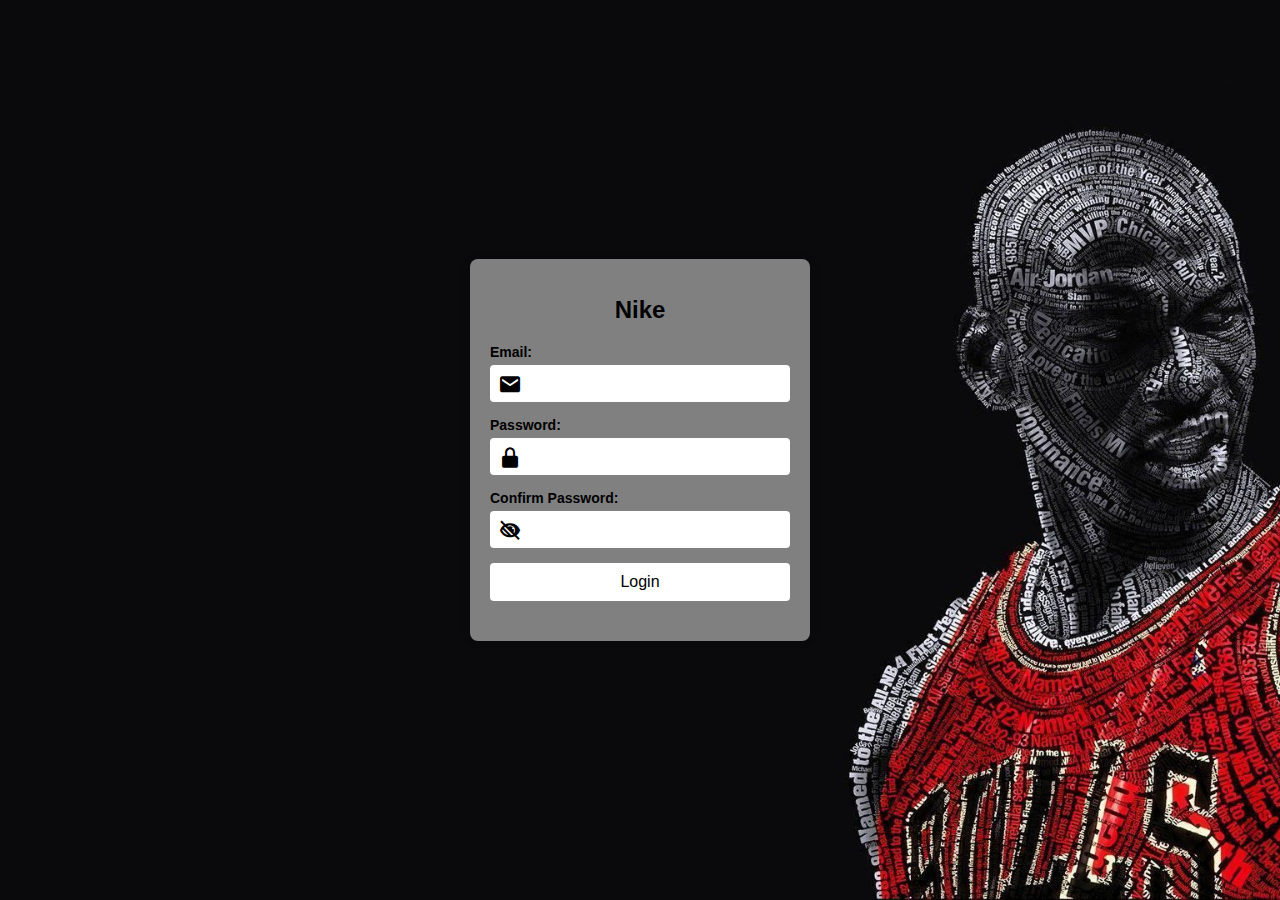
<file: index.html>
<!DOCTYPE html>
<html lang="en">
<head>
    <meta charset="UTF-8">
    <meta name="viewport" content="width=device-width, initial-scale=1.0">
    <title>Registration Form</title>
    <link rel="stylesheet" href="styles.css"> <!-- Link to the CSS file -->
    <link href='https://unpkg.com/boxicons@2.1.4/css/boxicons.min.css' rel='stylesheet'>
    
</head>
<body>
    <!-- Registration Form Container -->
    <div class="form-container">
        <h1 class="form-title">Nike</h1>
        <form id="registrationForm">
            <div class="form-group">
                <label for="email" style="font-weight: 700;">Email:</label>
                <i class='bx bxs-envelope email-icon'></i>
                <input type="email" id="email" name="email" required>
                
            </div>
            <div class="form-group">
                <label for="password" style="font-weight: 700;" >Password:</label>
                <i class='bx bxs-lock-alt  email-icon' ></i>
                <input type="password" id="password" name="password" required>
            </div>
            <div class="form-group">
                <label for="confirmPassword" style="font-weight: 700;">Confirm Password:</label>
                <i class='bx bxs-low-vision email-icon' ></i>
                <input type="password" id="confirmPassword" name="confirmPassword" required>
            </div>

            <button type="submit">Login</button>
        </form>
        <p id="message"></p>
    </div>
    <script src="script.js"></script>
</body>
</html>
</file>
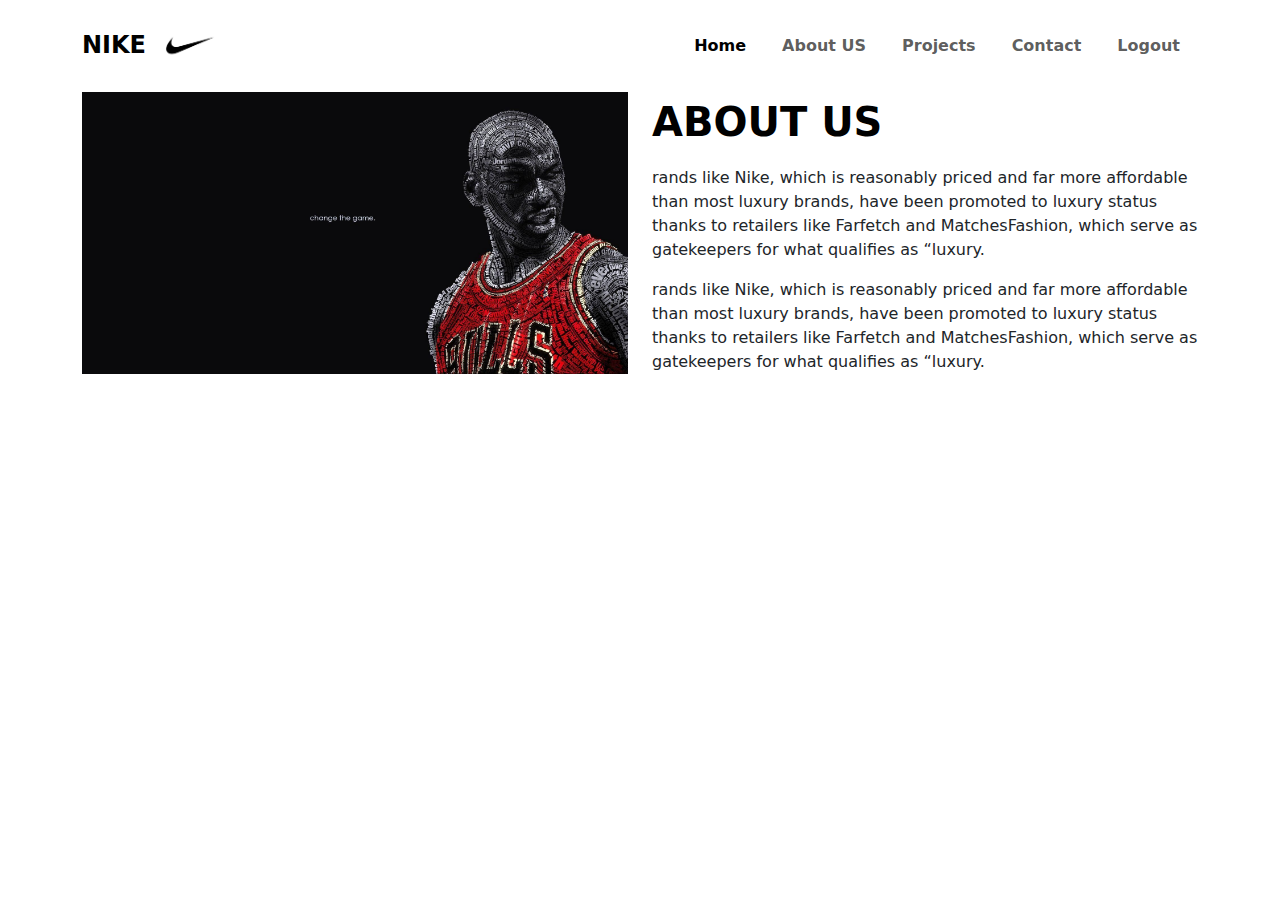
<file: about-us.html>
<!DOCTYPE html>
<html lang="en">
<head>
    <meta charset="UTF-8">
    <meta name="viewport" content="width=device-width, initial-scale=1.0">
    <title>abiut usS</title>
    <link href="https://cdn.jsdelivr.net/npm/bootstrap@5.3.3/dist/css/bootstrap.min.css" 
        rel="stylesheet" 
        integrity="sha384-QWTKZyjpPEjISv5WaRU9OFeRpok6YctnYmDr5pNlyT2bRjXh0JMhjY6hW+ALEwIH" 
        crossorigin="anonymous">
        <link rel="stylesheet" href="homepage.css"/>
        <script src="https://cdn.jsdelivr.net/npm/bootstrap@5.3.3/dist/js/bootstrap.bundle.min.js" 
        integrity="sha384-YvpcrYf0tY3lHB60NNkmXc5s9fDVZLESaAA55NDzOxhy9GkcIdslK1eN7N6jIeHz" 
        crossorigin="anonymous"></script>
</head>
<body>
    <nav class="py-3 navbar navbar-expand-lg fixed-top auto-hiding-navbar">
        <div class="container">
          <a class="navbar-brand" href="Homepage.html">
            <b>Nike</b> 
            <img src="img1.jpg"class="logo" alt="logo"/>
          </a>
          <button class="navbar-toggler" type="button" data-bs-toggle="collapse" data-bs-target="#navbarSupportedContent" aria-controls="navbarSupportedContent" aria-expanded="false" aria-label="Toggle navigation">
            <span class="navbar-toggler-icon"></span>
          </button>
          <div class="collapse navbar-collapse" id="navbarSupportedContent">
            <ul class="navbar-nav ms-auto ">
              <li class="nav-item">
                <a class="nav-link active" aria-current="page" href="Homepage.html"><b>Home</b></a>
              </li>
              <li class="nav-item">
                <a class="nav-link" href="about-us.html"><b>About US</b></a>
              </li>
              <li class="nav-item">
                <a class="nav-link" href="projects.html"><b>Projects</b></a>
              </li>
              <li class="nav-item">
                <a class="nav-link" href="contact.html"><b>Contact</b></a>
              </li>
              <li class="nav-item">
                <a class="nav-link" href="index.html"><b>Logout</b></a>
              </li>
            </ul>
            </form>
          </div>
        </div>
      </nav>

      <section id="about-us">
        <div class="container">
            <div class="row align-items-center">
                <div class="col">
                    <img src="./jordan.jpg" alt="About Us" class="img-fluid" />
                </div>
                <div class="col">
                  <br><br>
                    <h1>About Us</h1>
                    <p>rands like Nike, which is reasonably priced and far more affordable than most luxury brands, have been promoted to
                     luxury status thanks to retailers like Farfetch and MatchesFashion, which serve as gatekeepers for what qualifies as “luxury. </p>
                    <p>rands like Nike, which is reasonably priced and far more affordable than most luxury brands, have been promoted to
                       luxury status thanks to retailers like Farfetch and MatchesFashion, which serve as gatekeepers for what qualifies as “luxury.</p>

                </div>
            </div>
        </div>
      </section>
   
</body>
</html>
</file>
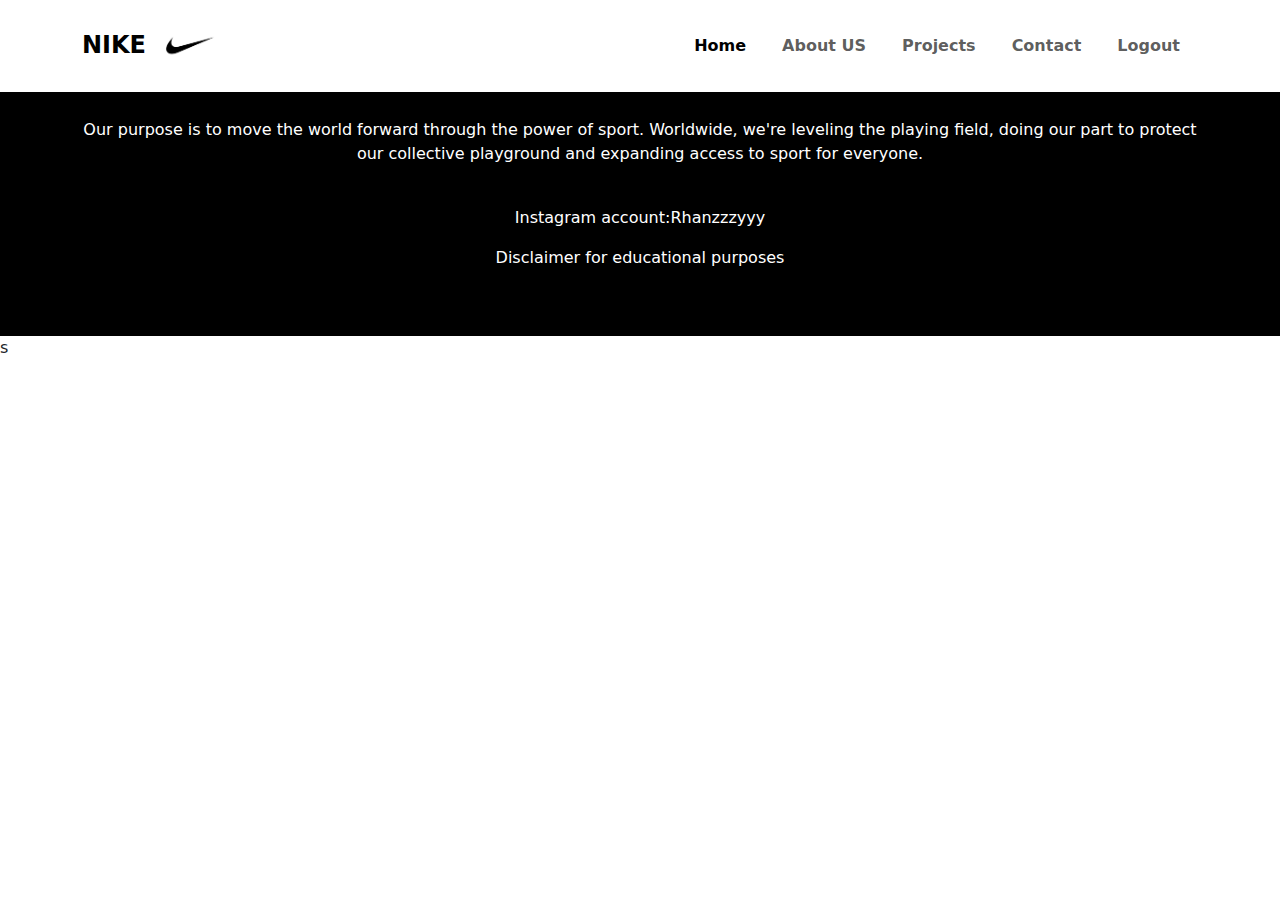
<file: contact.html>
<!DOCTYPE html>
<html lang="en">
<head>
    <meta charset="UTF-8">
    <meta name="viewport" content="width=device-width, initial-scale=1.0">
    <link href="https://cdn.jsdelivr.net/npm/bootstrap@5.3.3/dist/css/bootstrap.min.css" 
    rel="stylesheet" 
    integrity="sha384-QWTKZyjpPEjISv5WaRU9OFeRpok6YctnYmDr5pNlyT2bRjXh0JMhjY6hW+ALEwIH" 
    crossorigin="anonymous">
    <link rel="stylesheet" href="homepage.css"/>
    <script src="https://cdn.jsdelivr.net/npm/bootstrap@5.3.3/dist/js/bootstrap.bundle.min.js" 
    integrity="sha384-YvpcrYf0tY3lHB60NNkmXc5s9fDVZLESaAA55NDzOxhy9GkcIdslK1eN7N6jIeHz" 
    crossorigin="anonymous"></script>
<title>Document</title>
</head>
<body>
    <nav class="py-3 navbar navbar-expand-lg fixed-top auto-hiding-navbar">
        <div class="container">
          <a class="navbar-brand" href="Homepage.html">
            <b>Nike</b> 
            <img src="img1.jpg"class="logo" alt="logo"/>
          </a>
          <button class="navbar-toggler" type="button" data-bs-toggle="collapse" data-bs-target="#navbarSupportedContent" aria-controls="navbarSupportedContent" aria-expanded="false" aria-label="Toggle navigation">
            <span class="navbar-toggler-icon"></span>
          </button>
          <div class="collapse navbar-collapse" id="navbarSupportedContent">
            <ul class="navbar-nav ms-auto ">
              <li class="nav-item">
                <a class="nav-link active" aria-current="page" href="Homepage.html"><b>Home</b></a>
              </li>
              <li class="nav-item">
                <a class="nav-link" href="about-us.html"><b>About US</b></a>
              </li>
              <li class="nav-item">
                <a class="nav-link" href="projects.html"><b>Projects</b></a>
              </li>
              <li class="nav-item">
                <a class="nav-link" href="contact.html"><b>Contact</b></a>
              </li>
              <li class="nav-item">
                <a class="nav-link" href="index.html"><b>Logout</b></a>
              </li>
            </ul>
            </form>
          </div>
        </div>
      </nav>
      <section id="contact">
        <div class="container">
            <div class="row align-items-center projects">
                <div class="col">
                    <h1>Contact Us</h1>

                    <p>Our purpose is to move the world forward through the power of sport. Worldwide, we're leveling the playing field, 
                      doing our part to protect our collective playground and expanding access to sport for everyone.</p><br>
                      <p>Instagram account:<a href="https://www.instagram.com/" style="color: white;">Rhanzzzyyy</a></p>
                      <p>Disclaimer for educational purposes</p>


                </div>
            </div>
        </div>
    </section>s
    
</body>
</html>
</file>
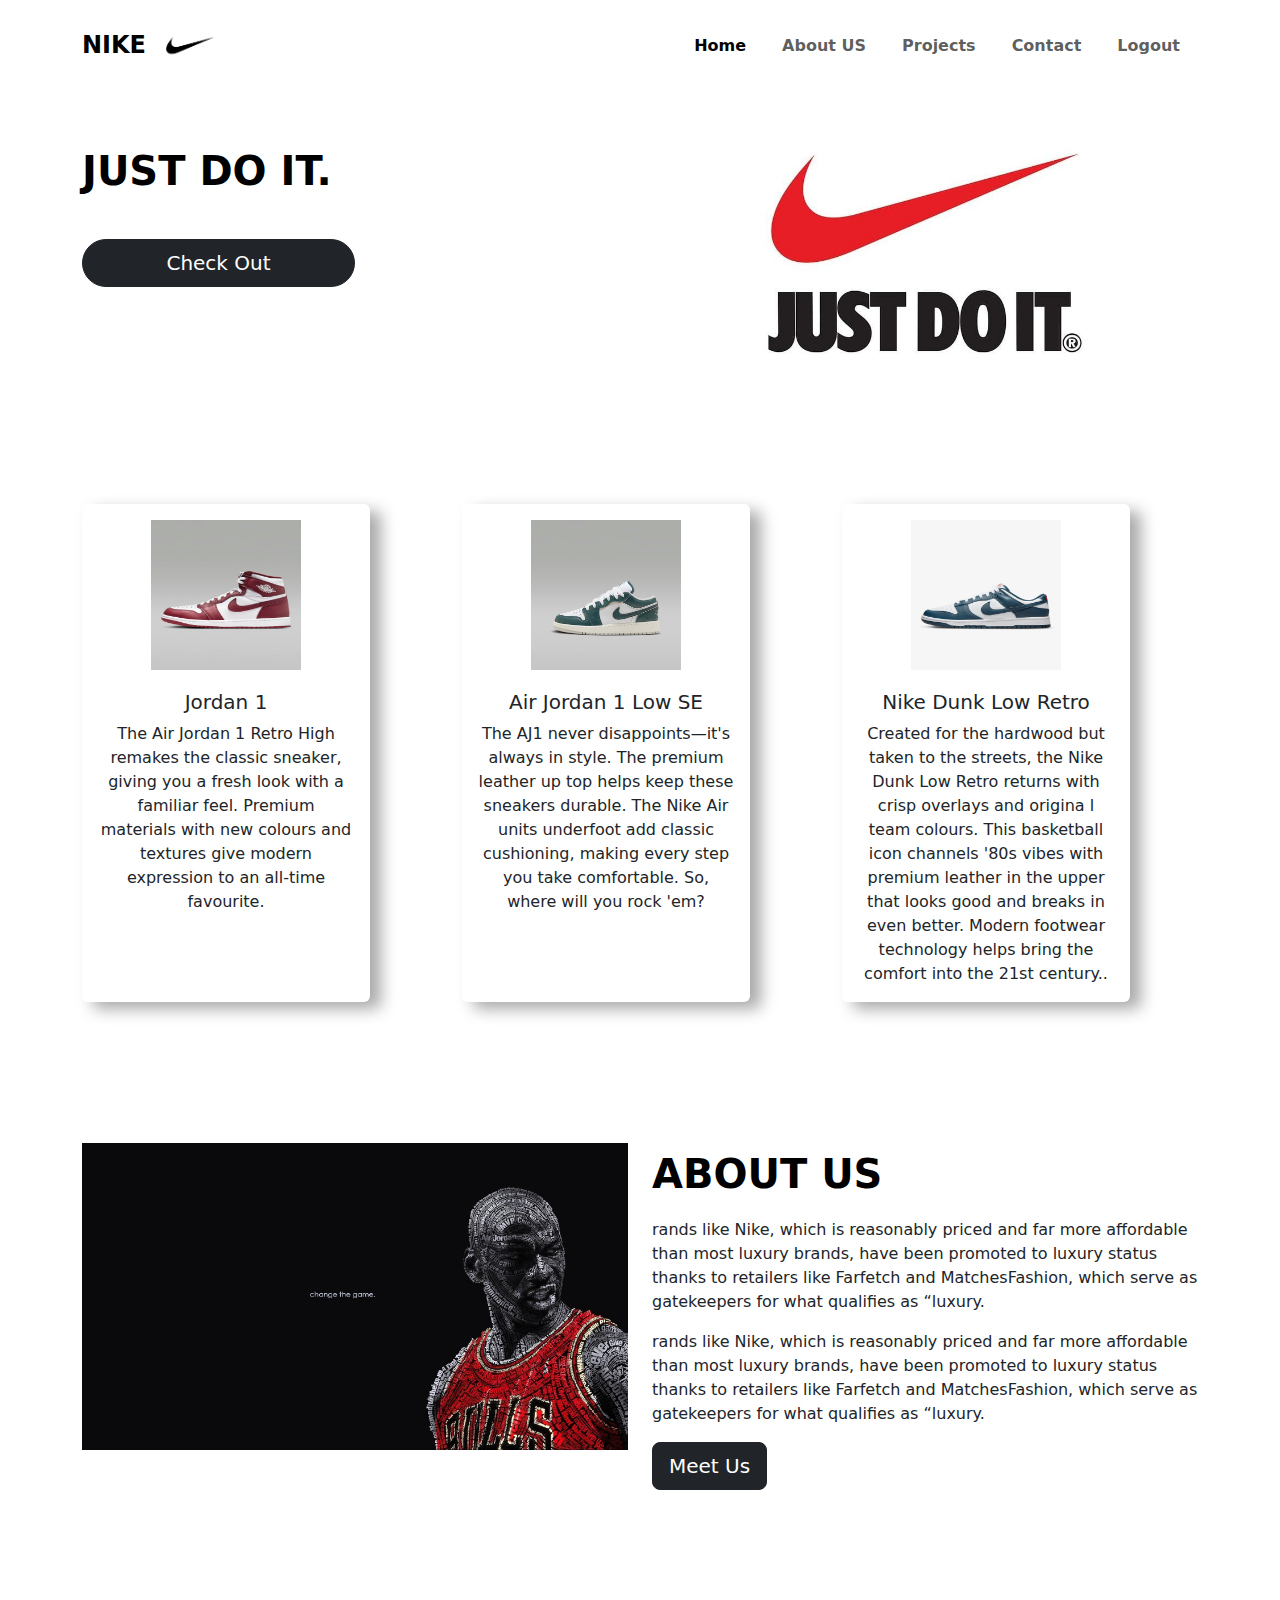
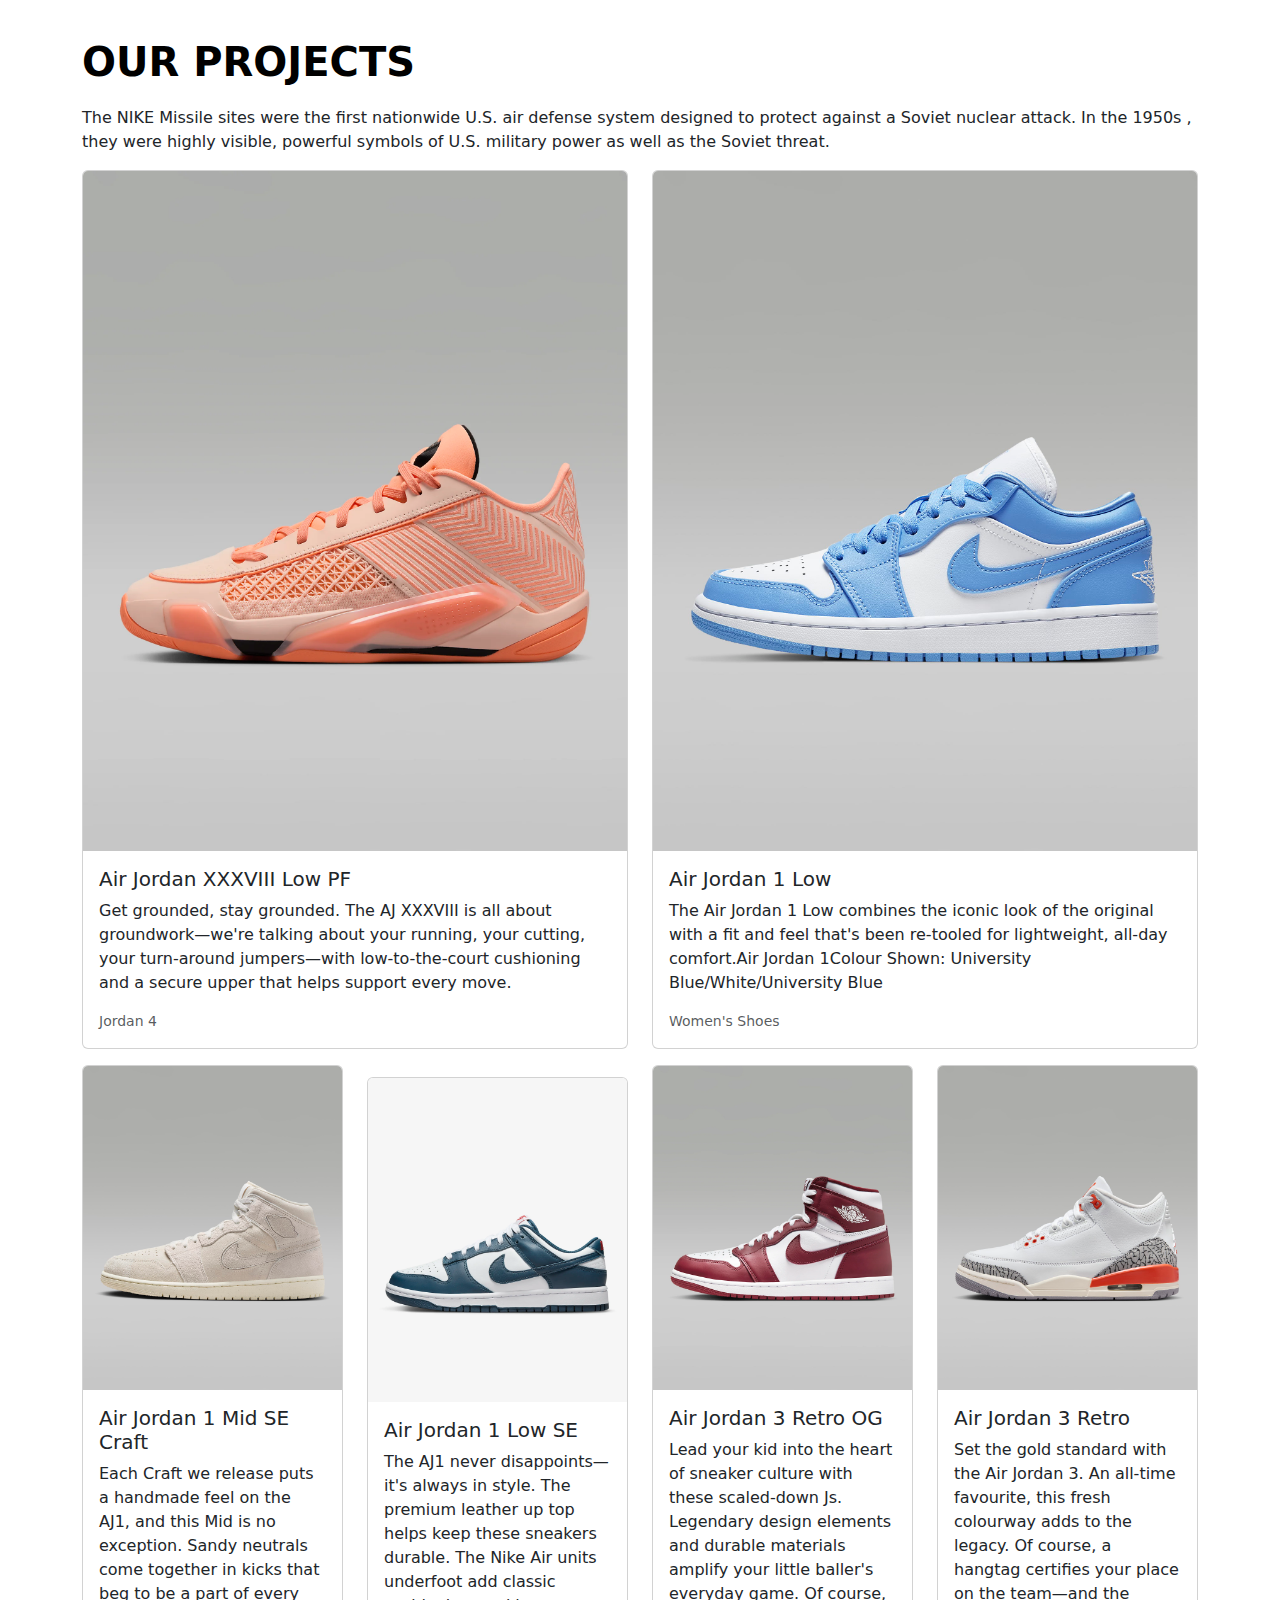
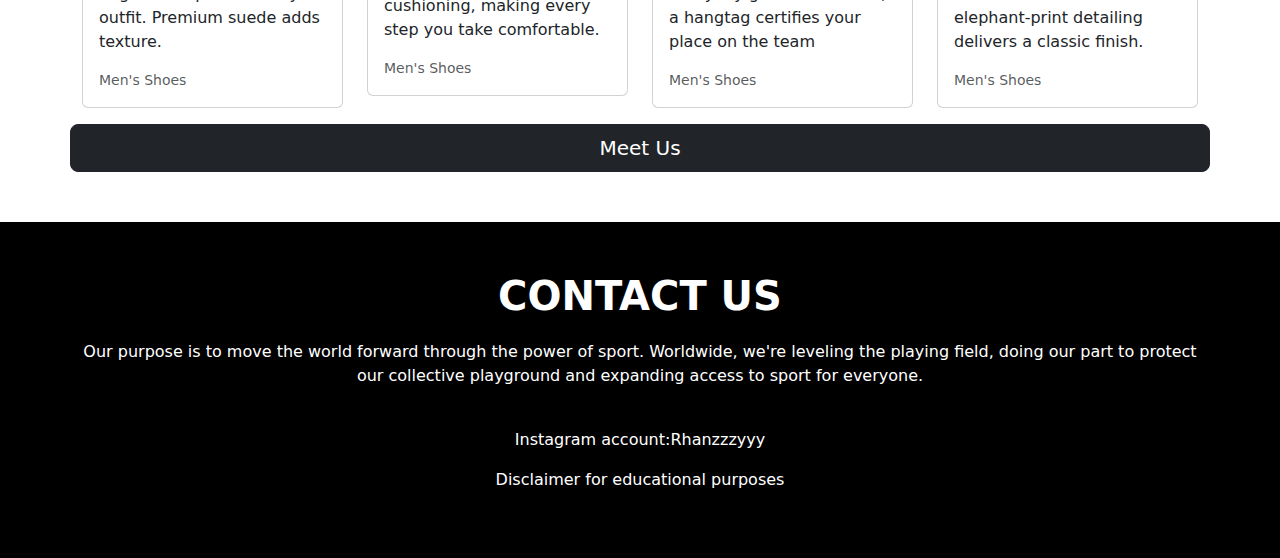
<file: Homepage.html>
<html>
    <head>
        <title> Software House Portfolio Website</title>
        <!-- CSS only-->
        <link href="https://cdn.jsdelivr.net/npm/bootstrap@5.3.3/dist/css/bootstrap.min.css" 
        rel="stylesheet" 
        integrity="sha384-QWTKZyjpPEjISv5WaRU9OFeRpok6YctnYmDr5pNlyT2bRjXh0JMhjY6hW+ALEwIH" 
        crossorigin="anonymous">
        <link rel="stylesheet" href="homepage.css"/>
        <script src="https://cdn.jsdelivr.net/npm/bootstrap@5.3.3/dist/js/bootstrap.bundle.min.js" 
        integrity="sha384-YvpcrYf0tY3lHB60NNkmXc5s9fDVZLESaAA55NDzOxhy9GkcIdslK1eN7N6jIeHz" 
        crossorigin="anonymous"></script>
    </head>

    <body>
        <nav class="py-3 navbar navbar-expand-lg fixed-top auto-hiding-navbar">
            <div class="container">
              <a class="navbar-brand" href="Homepage.html">
                <b>Nike</b> 
                <img src="img1.jpg"class="logo" alt="logo"/>
              </a>
              <button class="navbar-toggler" type="button" data-bs-toggle="collapse" data-bs-target="#navbarSupportedContent" aria-controls="navbarSupportedContent" aria-expanded="false" aria-label="Toggle navigation">
                <span class="navbar-toggler-icon"></span>
              </button>
              <div class="collapse navbar-collapse" id="navbarSupportedContent">
                <ul class="navbar-nav ms-auto ">
                  <li class="nav-item">
                    <a class="nav-link active" aria-current="page" href="#"><b>Home</b></a>
                  </li>
                  <li class="nav-item">
                    <a class="nav-link" href="#about-us"><b>About US</b></a>
                  </li>
                  <li class="nav-item">
                    <a class="nav-link" href="#projects"><b>Projects</b></a>
                  </li>
                  <li class="nav-item">
                    <a class="nav-link" href="#contact"><b>Contact</b></a>
                  </li>
                  <li class="nav-item">
                    <a class="nav-link" href="index.html"><b>Logout</b></a>
                  </li>
                </ul>
                </form>
              </div>
            </div>
          </nav>
          <section id="hero">
            <div class="container">
                <div class="row">
                    <div class="col">
                        <h1>JUST DO IT.</h1>
                        <br>
                        <button type="button" class="btn btn-dark btn-lg">Check Out</button>
            </div>
                <div class="col img">
                  <br>  <br> <br>
                    <img src="img10.png" alt="Software Development" 
                    class="img-fluid"/>
                </div>
                </div>
                <br><br><br><br><br>
                <div class="row cards"> 
                    <div class="col-md-4 d-flex justfy-content-center">
                    <div class="card" style="width: 18rem;">
                        <div class="card-body">
                            <img src="img3.png" 
                            alt="Service One" class="icon"/>
                          <h5 class="card-title">Jordan 1</h5>
                          <p class="card-text">The Air Jordan 1 Retro High remakes the classic sneaker, giving you a fresh look with a familiar feel. 
                            Premium materials with new colours and textures give modern expression to an all-time favourite.
                            </p>
                        </div>
                      </div>
                    </div>
                    <div class="col-md-4 d-flex justfy-content-center">
                        <div class="card" style="width: 18rem;">
                            <div class="card-body">
                                <img src="./img4.png" 
                                alt="Service One" class="icon"/>
                              <h5 class="card-title">Air Jordan 1 Low SE</h5>
                              <p class="card-text">The AJ1 never disappoints—it's always in style. The premium leather up top helps keep these sneakers durable.
                                 The Nike Air units underfoot add classic cushioning, making every step you take comfortable. So, where will you rock 'em?</p>
                            </div>
                          </div>
                        </div>
                        <div class="col-md-4 d-flex justfy-content-center">
                            <div class="card" style="width: 18rem;">
                                <div class="card-body">
                                    <img src="./img5.png" 
                                    alt="Service One" class="icon"/>
                                  <h5 class="card-title">Nike Dunk Low Retro</h5>
                                  <p class="card-text">Created for the hardwood but taken to the streets, the Nike Dunk Low Retro returns with crisp overlays and origina
                                    l team colours. This basketball icon channels '80s vibes with premium leather in the upper that looks good and breaks in even better. 
                                    Modern footwear technology helps bring the comfort into the 21st century.. 
                                    </p>       
                                </div>
                              </div>
                            </div>
                        </div>
                     </div>
                    </section>
            <section id="about-us">
              <div class="container">
                  <div class="row align-items-center">
                      <div class="col">
                          <img src="./jordan.jpg" alt="About Us" class="img-fluid" />
                      </div>
                      <div class="col">
                        <br><br>
                          <h1>About Us</h1>
                          <p>rands like Nike, which is reasonably priced and far more affordable than most luxury brands, have been promoted to
                           luxury status thanks to retailers like Farfetch and MatchesFashion, which serve as gatekeepers for what qualifies as “luxury. </p>
                          <p>rands like Nike, which is reasonably priced and far more affordable than most luxury brands, have been promoted to
                             luxury status thanks to retailers like Farfetch and MatchesFashion, which serve as gatekeepers for what qualifies as “luxury.</p>
                          <a class="btn btn-dark btn-lg" href="about-us.html" target="_blank" >Meet Us</a>
                      </div>
                  </div>
              </div>
            </section>
          <section id="projects">
              <div class="container"><br><br>
                  <div class="row align-items-center projects">
                      <div class="col">
                          <h1>Our Projects</h1>
                          <p>The NIKE Missile sites were the first nationwide U.S. air defense system designed to protect against a Soviet nuclear attack. 
                            In the 1950s
                            , they were highly visible, powerful symbols of U.S. military power as well as the Soviet threat.</p>
                      </div>
                  </div>
      
                  <div class="row align-items-center">
                      <div class="col">
                          <div class="card mb-3">
                              <img src="img6.png" class="card-img-top" alt="Project One">
                              <div class="card-body">
                                <h5 class="card-title">Air Jordan XXXVIII Low PF</h5>
                                <p class="card-text">Get grounded, stay grounded. The AJ XXXVIII is all about groundwork—we're talking about your running, your cutting, your turn-around jumpers—with low-to-the-court cushioning and a secure upper that helps support every move. </p>
                                <p class="card-text"><small class="text-body-secondary">Jordan 4</small></p>
                              </div>
                            </div>
                      </div>
                      
                      <div class="col">
                          <div class="card mb-3">
                              <img src="./img7.png" class="card-img-top" alt="Project Two">
                              <div class="card-body">
                                <h5 class="card-title">Air Jordan 1 Low</h5>
                                <p class="card-text">The Air Jordan 1 Low combines the iconic look of the original with a fit and feel that's been re-tooled for lightweight, all-day comfort.Air Jordan 1Colour Shown: University Blue/White/University Blue</p>
                                <p class="card-text"><small class="text-body-secondary">Women's Shoes</small></p>
                              </div>
                            </div>
                      </div>
                      
                  </div>
      
                 
                  
                  <div class="row align-items-center">
                    <div class="col">
                        <div class="card mb-3">
                            <img src="./img8.png" class="card-img-top" alt="Project Three">
                            <div class="card-body">
                              <h5 class="card-title">Air Jordan 1 Mid SE Craft</h5>
                              <p class="card-text">Each Craft we release puts a handmade feel on the AJ1, and this Mid is no exception. Sandy neutrals come together in kicks that beg to be a part of every outfit. Premium suede adds texture.</p>
                              <p class="card-text"><small class="text-body-secondary">Men's Shoes</small></p>
                            </div>
                          </div>
                    </div>
                    
                    <div class="col">
                        <div class="card mb-3">
                            <img src="./img5.png" class="card-img-top" alt="Project Four">
                            <div class="card-body">
                              <h5 class="card-title">Air Jordan 1 Low SE</h5>
                              <p class="card-text">The AJ1 never disappoints—it's always in style. The premium leather up top helps keep these sneakers durable. The Nike Air units underfoot add classic cushioning, making every step you take comfortable. </p>
                              <p class="card-text"><small class="text-body-secondary">Men's Shoes</small></p>
                            </div>
                          </div>
                    </div>
                    <div class="col">
                      <div class="card mb-3">
                          <img src="./img3.png" class="card-img-top" alt="Project Four">
                          <div class="card-body">
                            <h5 class="card-title">Air Jordan 3 Retro OG</h5>
                            <p class="card-text">Lead your kid into the heart of sneaker culture with these scaled-down Js. Legendary design elements and durable materials amplify your little baller's everyday game. Of course, a hangtag certifies your place on the team</p>
                            <p class="card-text"><small class="text-body-secondary">Men's Shoes</small></p>
                          </div>
                        </div>
                  </div>
                  <div class="col">
                    <div class="card mb-3">
                        <img src="./img9.png" class="card-img-top" alt="Project Four">
                        <div class="card-body">
                          <h5 class="card-title">Air Jordan 3 Retro</h5>
                          <p class="card-text">Set the gold standard with the Air Jordan 3. An all-time favourite, this fresh colourway adds to the legacy. Of course, a hangtag certifies your place on the team—and the elephant-print detailing delivers a classic finish.</p>
                          <p class="card-text"><small class="text-body-secondary">Men's Shoes</small></p>
                        </div>
                      </div>
                </div>
			  
                <a class="btn btn-dark btn-lg" href="projects.html" target="_blank" >Meet Us</a>
                </div>
              </div>
             
          </section>

      
      
          <section id="contact">
              <div class="container">
                  <div class="row align-items-center projects">
                      <div class="col">
                          <h1>Contact Us</h1>

                          <p>Our purpose is to move the world forward through the power of sport. Worldwide, we're leveling the playing field, 
                            doing our part to protect our collective playground and expanding access to sport for everyone.</p><br>
                            <p>Instagram account:<a href="https://www.instagram.com/" style="color: white;">Rhanzzzyyy</a></p>
                            <p>Disclaimer for educational purposes</p>


                      </div>
                  </div>
              </div>
          </section>
      </body>
      </html>
</file>
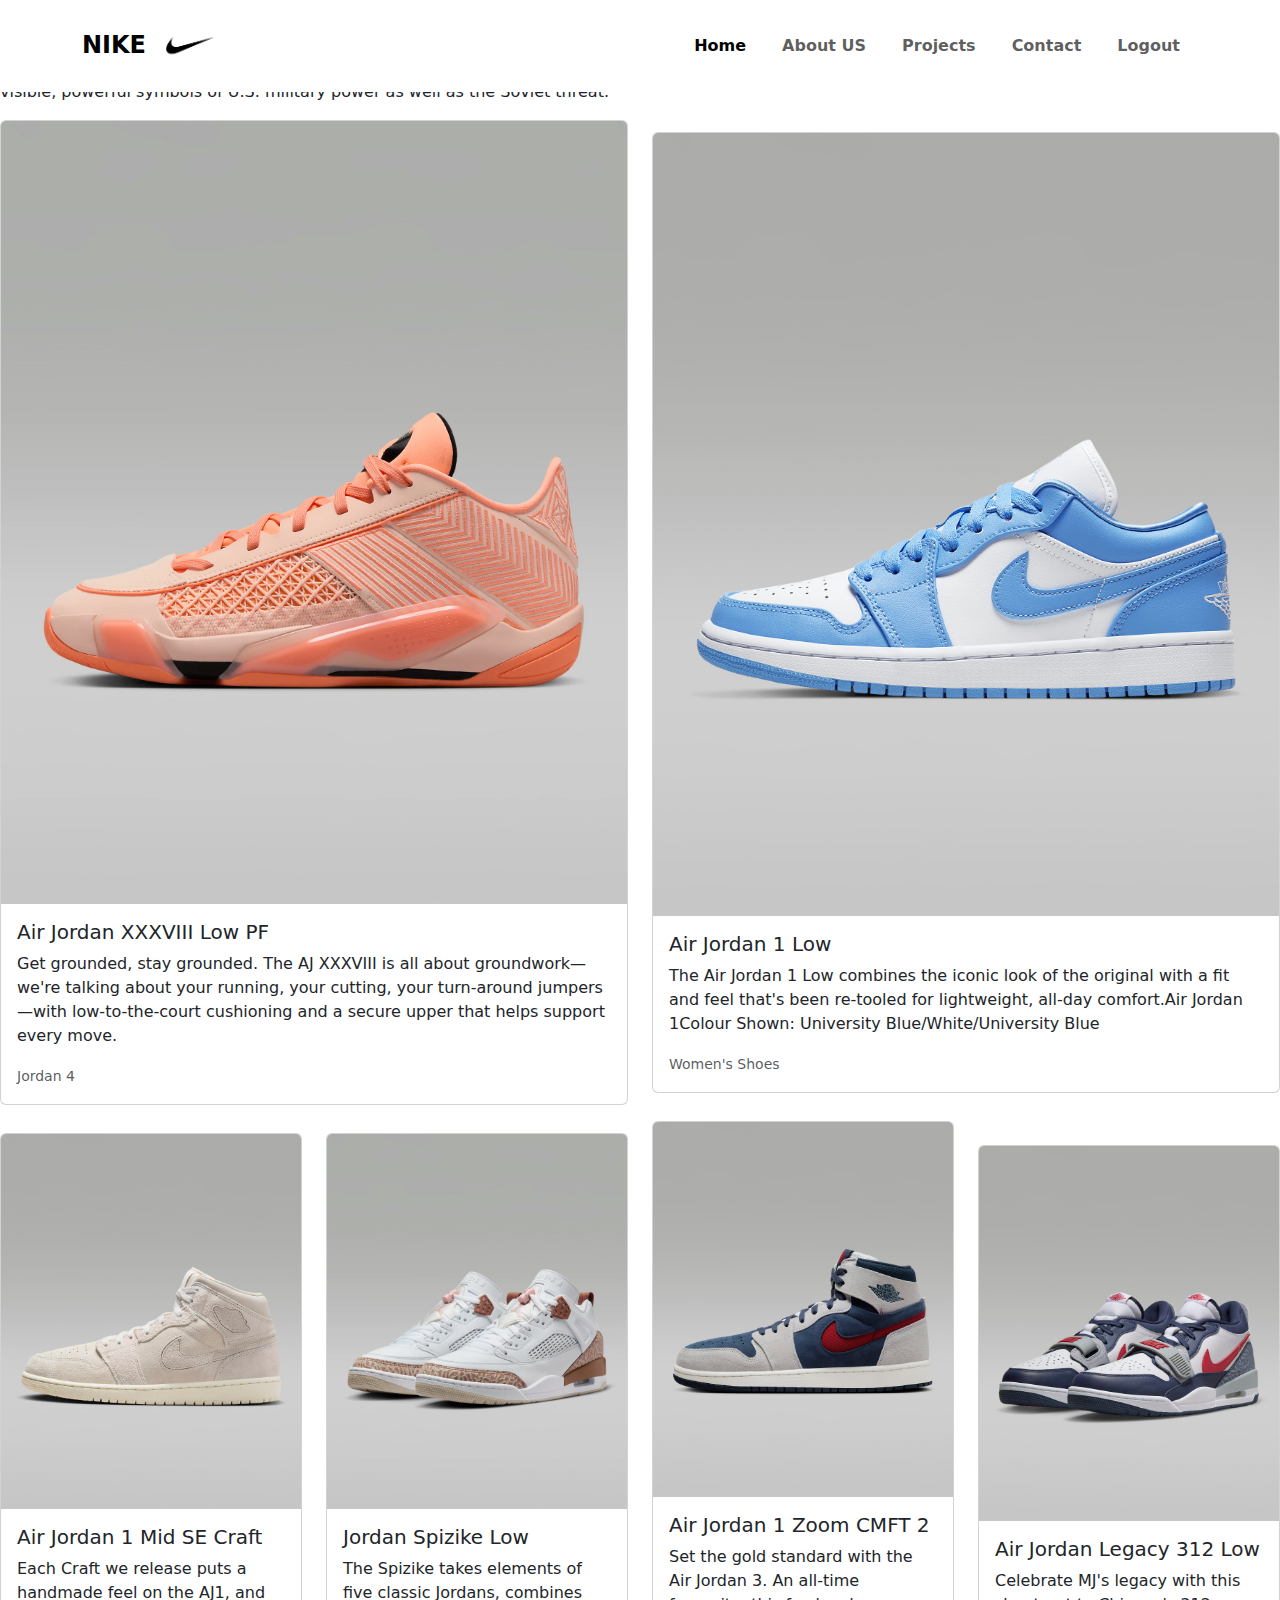
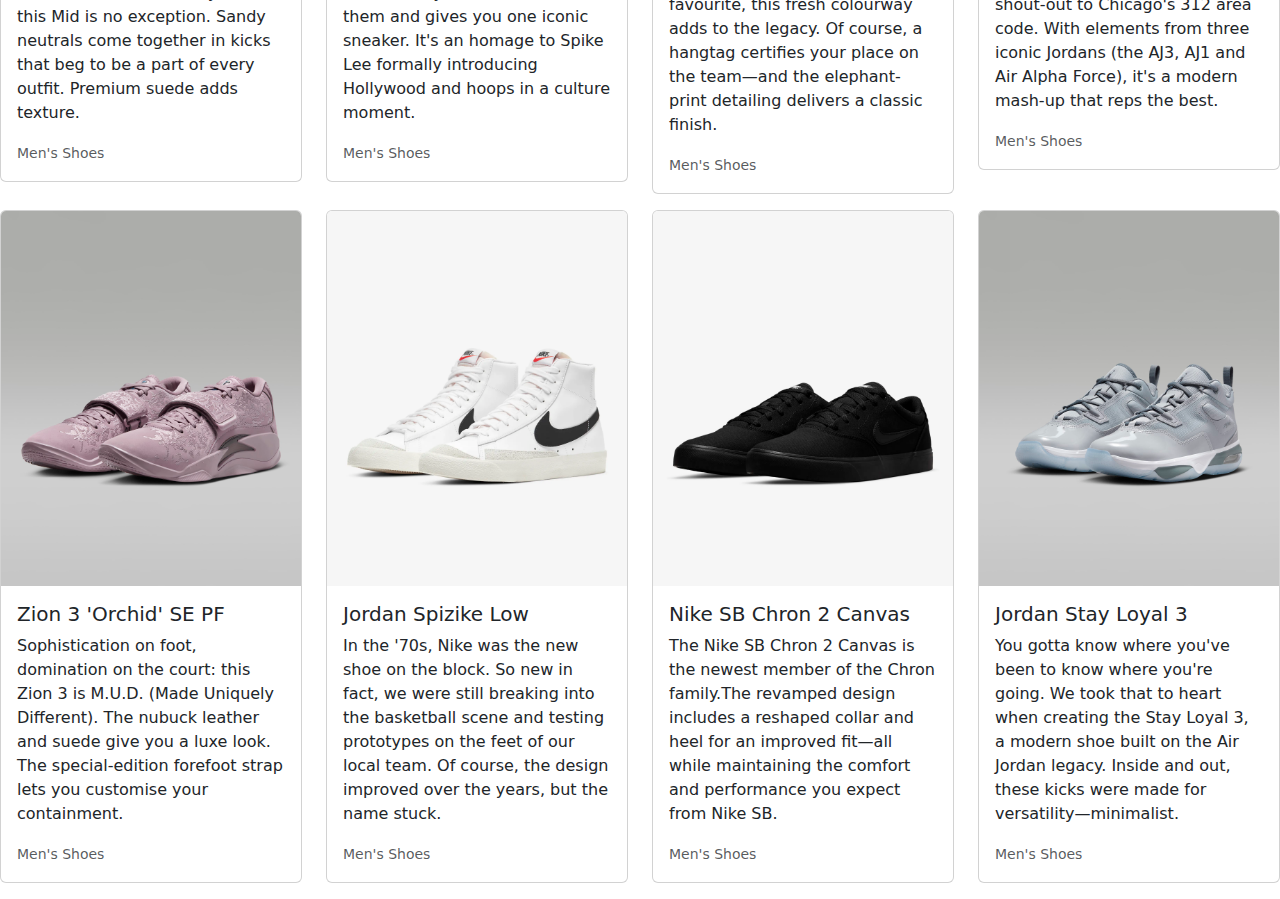
<file: projects.html>
<!DOCTYPE html>
<html lang="en">
<head>
    <meta charset="UTF-8">
    <meta name="viewport" content="width=device-width, initial-scale=1.0">
    <link href="https://cdn.jsdelivr.net/npm/bootstrap@5.3.3/dist/css/bootstrap.min.css" 
        rel="stylesheet" 
        integrity="sha384-QWTKZyjpPEjISv5WaRU9OFeRpok6YctnYmDr5pNlyT2bRjXh0JMhjY6hW+ALEwIH" 
        crossorigin="anonymous">
        <link rel="stylesheet" href="homepage.css"/>
        <script src="https://cdn.jsdelivr.net/npm/bootstrap@5.3.3/dist/js/bootstrap.bundle.min.js" 
        integrity="sha384-YvpcrYf0tY3lHB60NNkmXc5s9fDVZLESaAA55NDzOxhy9GkcIdslK1eN7N6jIeHz" 
        crossorigin="anonymous"></script>
    <title>Document</title>
</head>
<body>
    <nav class="py-3 navbar navbar-expand-lg fixed-top auto-hiding-navbar">
        <div class="container">
          <a class="navbar-brand" href="Homepage.html">
            <b>Nike</b> 
            <img src="img1.jpg"class="logo" alt="logo"/>
          </a>
          <button class="navbar-toggler" type="button" data-bs-toggle="collapse" data-bs-target="#navbarSupportedContent" aria-controls="navbarSupportedContent" aria-expanded="false" aria-label="Toggle navigation">
            <span class="navbar-toggler-icon"></span>
          </button>
          <div class="collapse navbar-collapse" id="navbarSupportedContent">
            <ul class="navbar-nav ms-auto ">
              <li class="nav-item">
                <a class="nav-link active" aria-current="page" href="Homepage.html"><b>Home</b></a>
              </li>
              <li class="nav-item">
                <a class="nav-link" href="about-us.html"><b>About US</b></a>
              </li>
              <li class="nav-item">
                <a class="nav-link" href="projects.html"><b>Projects</b></a>
              </li>
              <li class="nav-item">
                <a class="nav-link" href="contact.html"><b>Contact</b></a>
              </li>
              <li class="nav-item">
                <a class="nav-link" href="index.html"><b>Logout</b></a>
              </li>
            </ul>
            </form>
          </div>
        </div>
      </nav>
      <h1>Our Projects</h1>
                          <p>The NIKE Missile sites were the first nationwide U.S. air defense system designed to protect against a Soviet nuclear attack. 
                            In the 1950s
                            , they were highly visible, powerful symbols of U.S. military power as well as the Soviet threat.</p>
                      </div>
                  </div>
      
                  <div class="row align-items-center">
                      <div class="col">
                          <div class="card mb-3">
                              <img src="img6.png" class="card-img-top" alt="Project One">
                              <div class="card-body">
                                <h5 class="card-title">Air Jordan XXXVIII Low PF</h5>
                                <p class="card-text">Get grounded, stay grounded. The AJ XXXVIII is all about groundwork—we're talking about your running, your cutting, your turn-around jumpers—with low-to-the-court cushioning and a secure upper that helps support every move. </p>
                                <p class="card-text"><small class="text-body-secondary">Jordan 4</small></p>
                              </div>
                            </div>
                      </div>
                      
                      <div class="col">
                          <div class="card mb-3">
                              <img src="./img7.png" class="card-img-top" alt="Project Two">
                              <div class="card-body">
                                <h5 class="card-title">Air Jordan 1 Low</h5>
                                <p class="card-text">The Air Jordan 1 Low combines the iconic look of the original with a fit and feel that's been re-tooled for lightweight, all-day comfort.Air Jordan 1Colour Shown: University Blue/White/University Blue</p>
                                <p class="card-text"><small class="text-body-secondary">Women's Shoes</small></p>
                              </div>
                            </div>
                      </div>
                      
                  </div>
      
                 
                  
                  <div class="row align-items-center">
                    <div class="col">
                        <div class="card mb-3">
                            <img src="./img8.png" class="card-img-top" alt="Project Three">
                            <div class="card-body">
                              <h5 class="card-title">Air Jordan 1 Mid SE Craft</h5>
                              <p class="card-text">Each Craft we release puts a handmade feel on the AJ1, and this Mid is no exception. Sandy neutrals come together in kicks that beg to be a part of every outfit. Premium suede adds texture.</p>
                              <p class="card-text"><small class="text-body-secondary">Men's Shoes</small></p>
                            </div>
                          </div>
                    </div>
                    
                    <div class="col">
                        <div class="card mb-3">
                            <img src="./jordanspzike.png" class="card-img-top" alt="Project Four">
                            <div class="card-body">
                              <h5 class="card-title">Jordan Spizike Low</h5>
                              <p class="card-text">The Spizike takes elements of five classic Jordans, combines them and gives you one iconic sneaker. It's an homage to Spike Lee formally introducing Hollywood and hoops in a culture moment.</p>
                              <p class="card-text"><small class="text-body-secondary">Men's Shoes</small></p>
                            </div>
                          </div>
                    </div>
                    <div class="col">
                      <div class="card mb-3">
                          <img src="./airjordan1zoom.jpg" class="card-img-top" alt="Project Four">
                          <div class="card-body">
                            <h5 class="card-title">Air Jordan 1 Zoom CMFT 2</h5>
                            <p class="card-text">Set the gold standard with the Air Jordan 3. An all-time favourite, this fresh colourway adds to the legacy. Of course, a hangtag certifies your place on the team—and the elephant-print detailing delivers a classic finish.</p>
                            <p class="card-text"><small class="text-body-secondary">Men's Shoes</small></p>
                          </div>
                        </div>
                  </div>
                  <div class="col">
                    <div class="card mb-3">
                        <img src="./airjordan312.jpg" class="card-img-top" alt="Project Four">
                        <div class="card-body">
                          <h5 class="card-title">Air Jordan Legacy 312 Low</h5>
                          <p class="card-text">Celebrate MJ's legacy with this shout-out to Chicago's 312 area code. With elements from three iconic Jordans (the AJ3, AJ1 and Air Alpha Force), it's a modern mash-up that reps the best.</p>
                          <p class="card-text"><small class="text-body-secondary">Men's Shoes</small></p>
                        </div>
                      </div>
                </div>
                </div>
                <div class="row align-items-center">
                    <div class="col">
                        <div class="card mb-3">
                            <img src="./zion3.jpg" class="card-img-top" alt="Project Three">
                            <div class="card-body">
                              <h5 class="card-title">Zion 3 'Orchid' SE PF</h5>
                              <p class="card-text">Sophistication on foot, domination on the court: this Zion 3 is M.U.D. (Made Uniquely Different). The nubuck leather and suede give you a luxe look. The special-edition forefoot strap lets you customise your containment.</p>
                              <p class="card-text"><small class="text-body-secondary">Men's Shoes</small></p>
                            </div>
                          </div>
                    </div>
                    
                    <div class="col">
                        <div class="card mb-3">
                            <img src="./nike77.png" class="card-img-top" alt="Project Four">
                            <div class="card-body">
                              <h5 class="card-title">Jordan Spizike Low</h5>
                              <p class="card-text">In the '70s, Nike was the new shoe on the block. So new in fact, we were still breaking into the basketball scene and testing prototypes on the feet of our local team. Of course, the design improved over the years, but the name stuck.</p>
                              <p class="card-text"><small class="text-body-secondary">Men's Shoes</small></p>
                            </div>
                          </div>
                    </div>
                    <div class="col">
                      <div class="card mb-3">
                          <img src="./nikesb2.png" class="card-img-top" alt="Project Four">
                          <div class="card-body">
                            <h5 class="card-title">Nike SB Chron 2 Canvas</h5>
                            <p class="card-text">The Nike SB Chron 2 Canvas is the newest member of the Chron family.The revamped design includes a reshaped collar and heel for an improved fit—all while maintaining the comfort and performance you expect from Nike SB.</p>
                            <p class="card-text"><small class="text-body-secondary">Men's Shoes</small></p>
                          </div>
                        </div>
                  </div>
                  <div class="col">
                    <div class="card mb-3">
                        <img src="./loyal.jpg" class="card-img-top" alt="Project Four">
                        <div class="card-body">
                          <h5 class="card-title">Jordan Stay Loyal 3</h5>
                          <p class="card-text">You gotta know where you've been to know where you're going. We took that to heart when creating the Stay Loyal 3, a modern shoe built on the Air Jordan legacy. Inside and out, these kicks were made for versatility—minimalist.</p>
                          <p class="card-text"><small class="text-body-secondary">Men's Shoes</small></p>
                        </div>
                      </div>
                </div>
                </div>
              </div>
             
          </section>
</body>
</html>
</file>
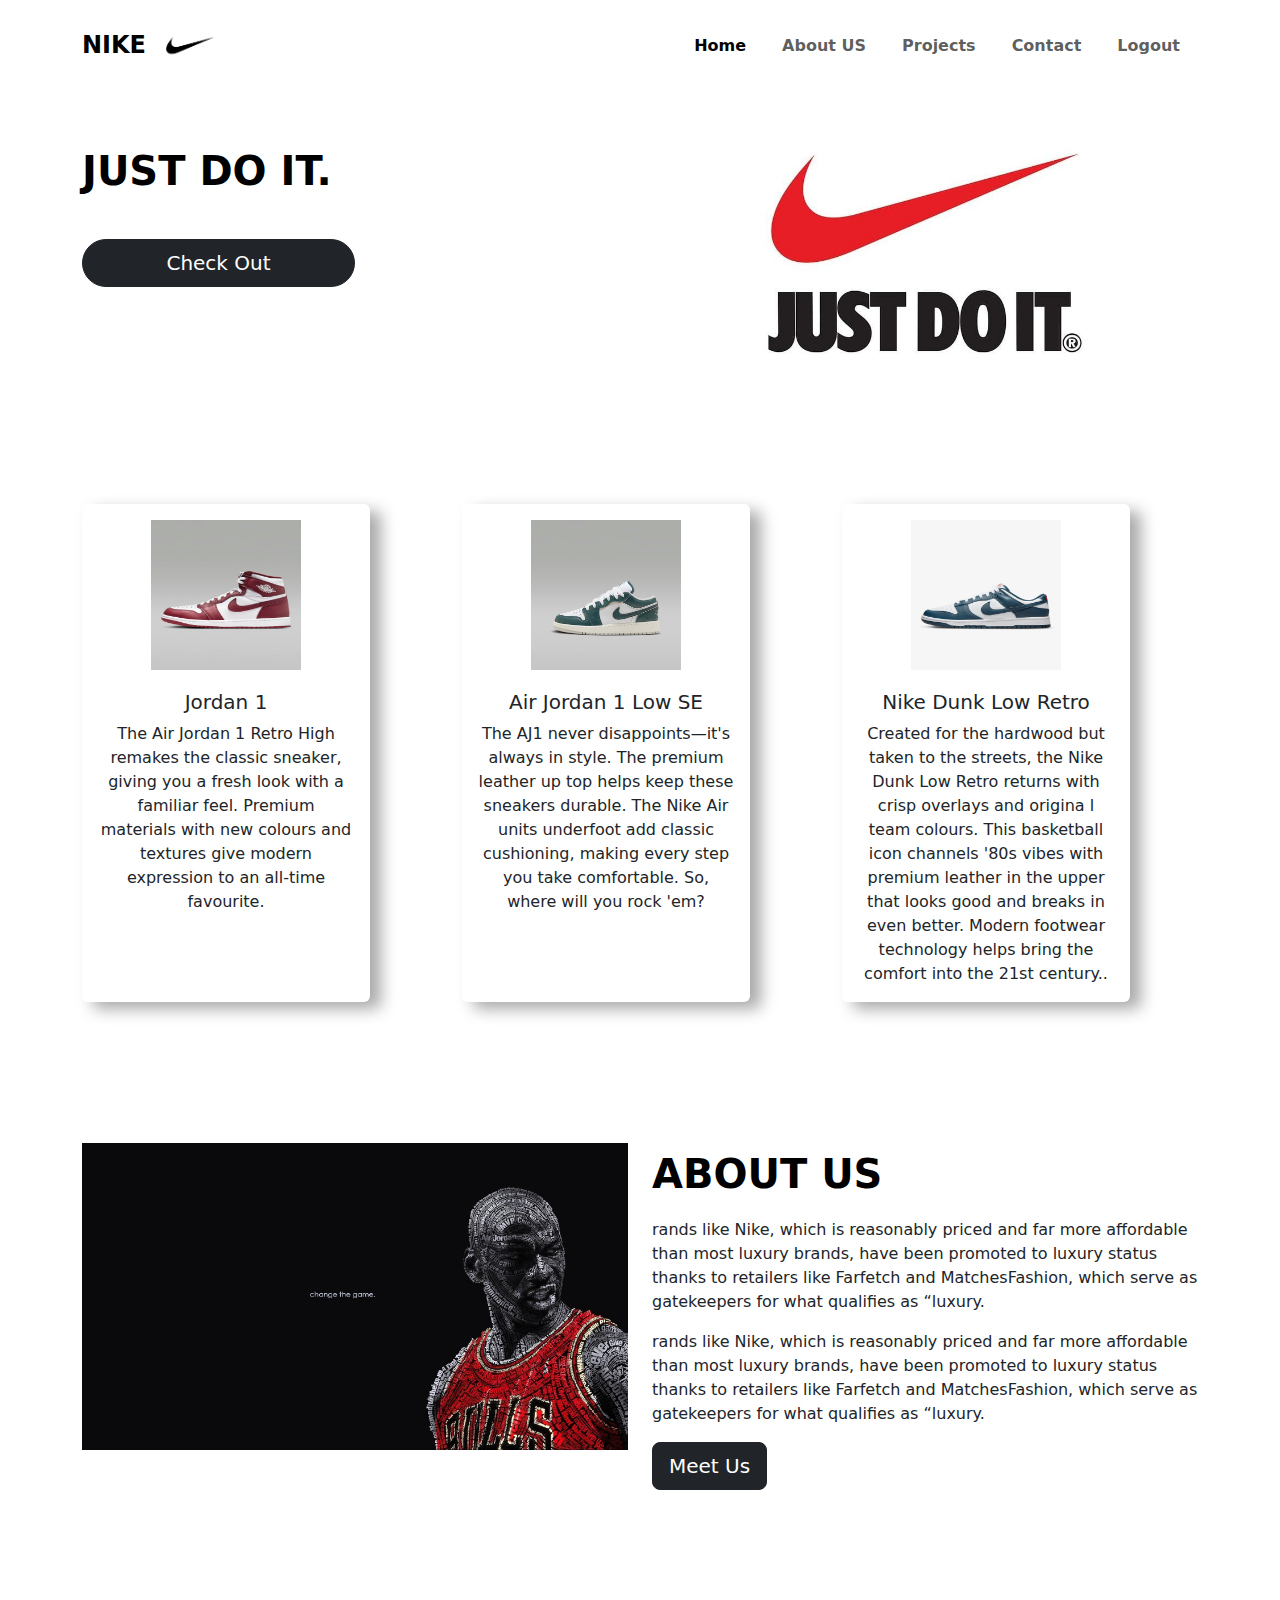
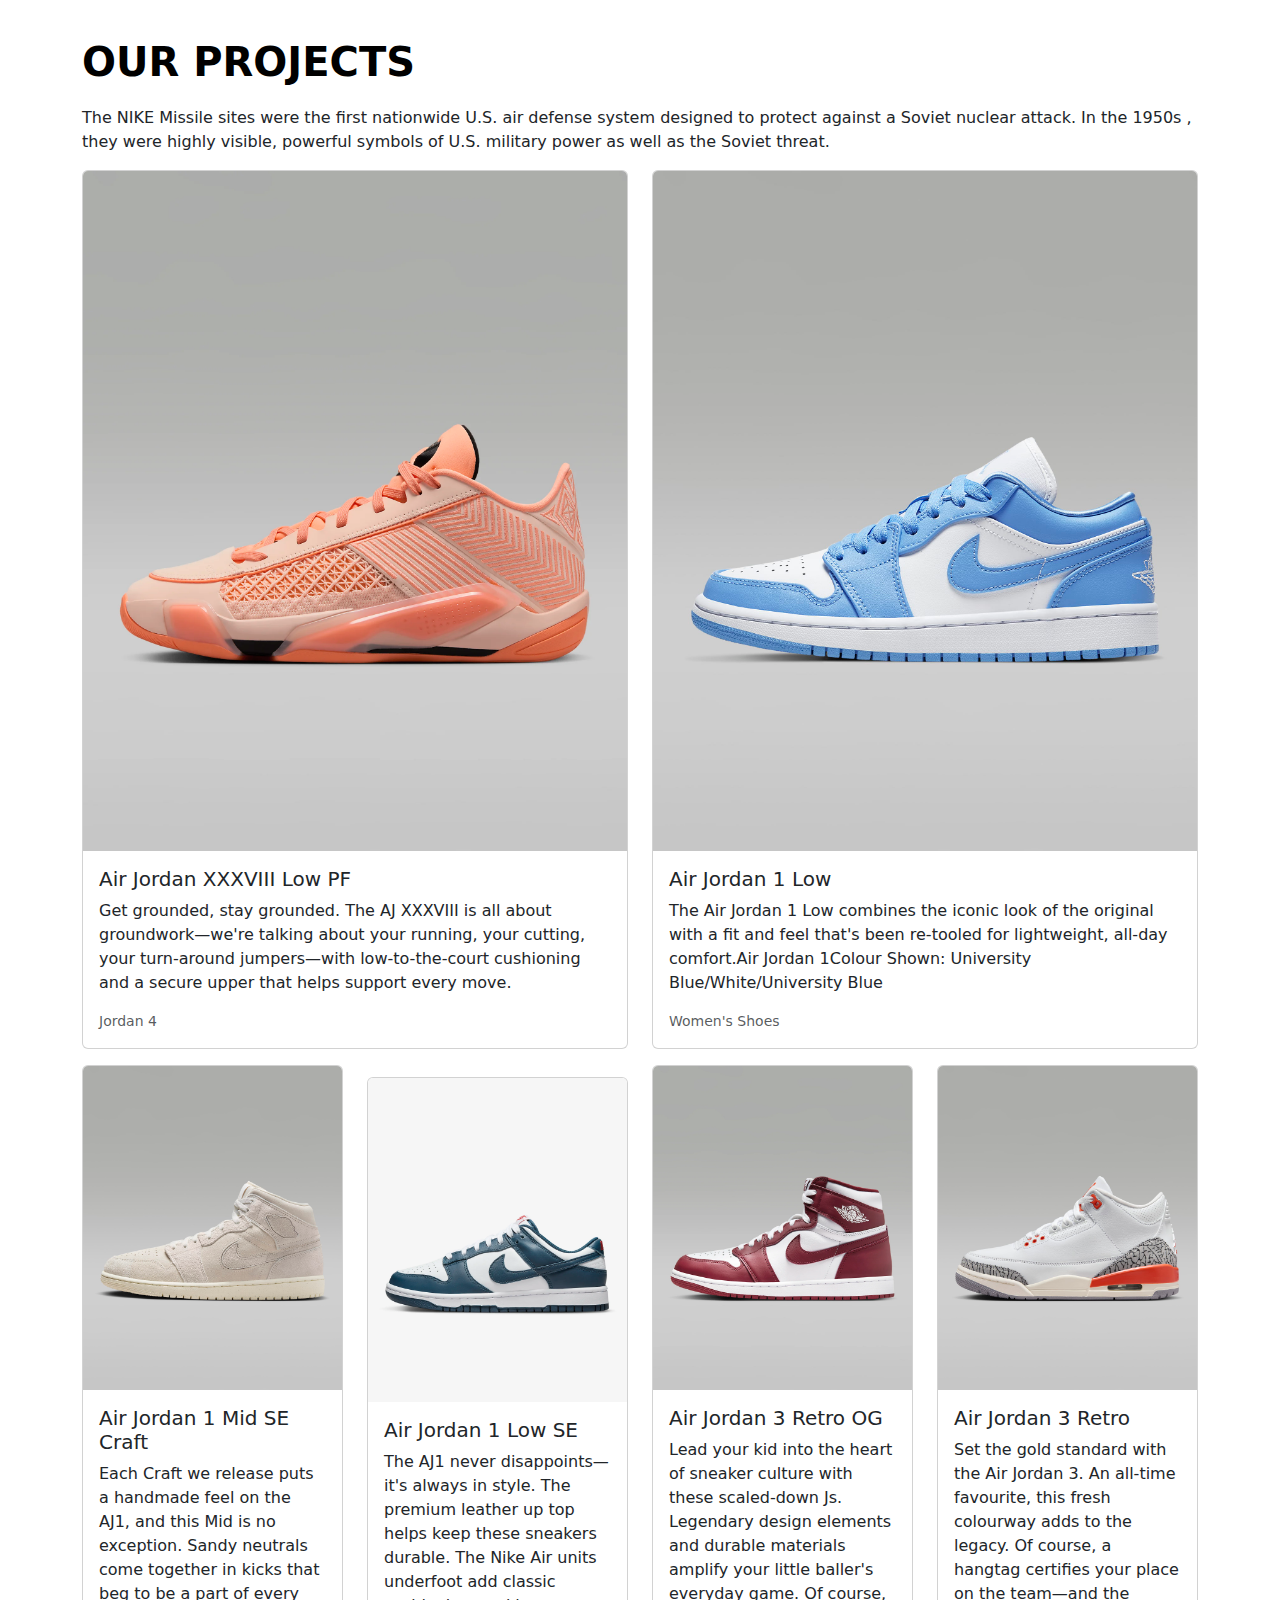
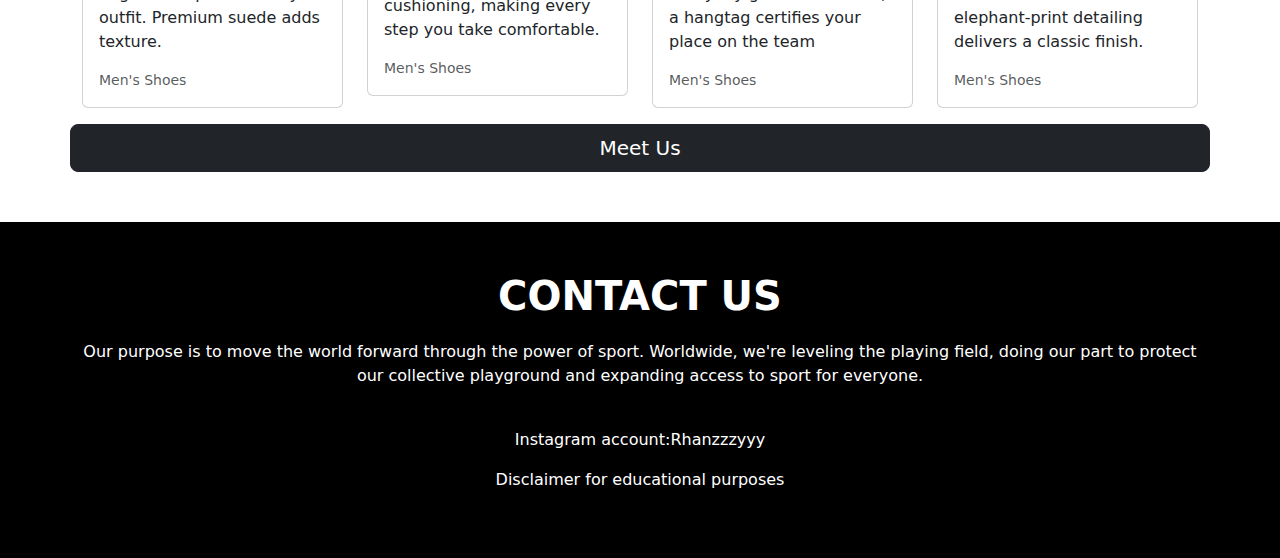
<file: Final_project/Homepage.html>
<html>
    <head>
        <title> Software House Portfolio Website</title>
        <!-- CSS only-->
        <link href="https://cdn.jsdelivr.net/npm/bootstrap@5.3.3/dist/css/bootstrap.min.css" 
        rel="stylesheet" 
        integrity="sha384-QWTKZyjpPEjISv5WaRU9OFeRpok6YctnYmDr5pNlyT2bRjXh0JMhjY6hW+ALEwIH" 
        crossorigin="anonymous">
        <link rel="stylesheet" href="homepage.css"/>
        <script src="https://cdn.jsdelivr.net/npm/bootstrap@5.3.3/dist/js/bootstrap.bundle.min.js" 
        integrity="sha384-YvpcrYf0tY3lHB60NNkmXc5s9fDVZLESaAA55NDzOxhy9GkcIdslK1eN7N6jIeHz" 
        crossorigin="anonymous"></script>
    </head>

    <body>
        <nav class="py-3 navbar navbar-expand-lg fixed-top auto-hiding-navbar">
            <div class="container">
              <a class="navbar-brand" href="Homepage.html">
                <b>Nike</b> 
                <img src="img1.jpg"class="logo" alt="logo"/>
              </a>
              <button class="navbar-toggler" type="button" data-bs-toggle="collapse" data-bs-target="#navbarSupportedContent" aria-controls="navbarSupportedContent" aria-expanded="false" aria-label="Toggle navigation">
                <span class="navbar-toggler-icon"></span>
              </button>
              <div class="collapse navbar-collapse" id="navbarSupportedContent">
                <ul class="navbar-nav ms-auto ">
                  <li class="nav-item">
                    <a class="nav-link active" aria-current="page" href="#"><b>Home</b></a>
                  </li>
                  <li class="nav-item">
                    <a class="nav-link" href="#about-us"><b>About US</b></a>
                  </li>
                  <li class="nav-item">
                    <a class="nav-link" href="#projects"><b>Projects</b></a>
                  </li>
                  <li class="nav-item">
                    <a class="nav-link" href="#contact"><b>Contact</b></a>
                  </li>
                  <li class="nav-item">
                    <a class="nav-link" href="index.html"><b>Logout</b></a>
                  </li>
                </ul>
                </form>
              </div>
            </div>
          </nav>
          <section id="hero">
            <div class="container">
                <div class="row">
                    <div class="col">
                        <h1>JUST DO IT.</h1>
                        <br>
                        <button type="button" class="btn btn-dark btn-lg">Check Out</button>
            </div>
                <div class="col img">
                  <br>  <br> <br>
                    <img src="img10.png" alt="Software Development" 
                    class="img-fluid"/>
                </div>
                </div>
                <br><br><br><br><br>
                <div class="row cards"> 
                    <div class="col-md-4 d-flex justfy-content-center">
                    <div class="card" style="width: 18rem;">
                        <div class="card-body">
                            <img src="img3.png" 
                            alt="Service One" class="icon"/>
                          <h5 class="card-title">Jordan 1</h5>
                          <p class="card-text">The Air Jordan 1 Retro High remakes the classic sneaker, giving you a fresh look with a familiar feel. 
                            Premium materials with new colours and textures give modern expression to an all-time favourite.
                            </p>
                        </div>
                      </div>
                    </div>
                    <div class="col-md-4 d-flex justfy-content-center">
                        <div class="card" style="width: 18rem;">
                            <div class="card-body">
                                <img src="./img4.png" 
                                alt="Service One" class="icon"/>
                              <h5 class="card-title">Air Jordan 1 Low SE</h5>
                              <p class="card-text">The AJ1 never disappoints—it's always in style. The premium leather up top helps keep these sneakers durable.
                                 The Nike Air units underfoot add classic cushioning, making every step you take comfortable. So, where will you rock 'em?</p>
                            </div>
                          </div>
                        </div>
                        <div class="col-md-4 d-flex justfy-content-center">
                            <div class="card" style="width: 18rem;">
                                <div class="card-body">
                                    <img src="./img5.png" 
                                    alt="Service One" class="icon"/>
                                  <h5 class="card-title">Nike Dunk Low Retro</h5>
                                  <p class="card-text">Created for the hardwood but taken to the streets, the Nike Dunk Low Retro returns with crisp overlays and origina
                                    l team colours. This basketball icon channels '80s vibes with premium leather in the upper that looks good and breaks in even better. 
                                    Modern footwear technology helps bring the comfort into the 21st century.. 
                                    </p>       
                                </div>
                              </div>
                            </div>
                        </div>
                     </div>
                    </section>
            <section id="about-us">
              <div class="container">
                  <div class="row align-items-center">
                      <div class="col">
                          <img src="./jordan.jpg" alt="About Us" class="img-fluid" />
                      </div>
                      <div class="col">
                        <br><br>
                          <h1>About Us</h1>
                          <p>rands like Nike, which is reasonably priced and far more affordable than most luxury brands, have been promoted to
                           luxury status thanks to retailers like Farfetch and MatchesFashion, which serve as gatekeepers for what qualifies as “luxury. </p>
                          <p>rands like Nike, which is reasonably priced and far more affordable than most luxury brands, have been promoted to
                             luxury status thanks to retailers like Farfetch and MatchesFashion, which serve as gatekeepers for what qualifies as “luxury.</p>
                          <a class="btn btn-dark btn-lg" href="about-us.html" target="_blank" >Meet Us</a>
                      </div>
                  </div>
              </div>
            </section>
          <section id="projects">
              <div class="container"><br><br>
                  <div class="row align-items-center projects">
                      <div class="col">
                          <h1>Our Projects</h1>
                          <p>The NIKE Missile sites were the first nationwide U.S. air defense system designed to protect against a Soviet nuclear attack. 
                            In the 1950s
                            , they were highly visible, powerful symbols of U.S. military power as well as the Soviet threat.</p>
                      </div>
                  </div>
      
                  <div class="row align-items-center">
                      <div class="col">
                          <div class="card mb-3">
                              <img src="img6.png" class="card-img-top" alt="Project One">
                              <div class="card-body">
                                <h5 class="card-title">Air Jordan XXXVIII Low PF</h5>
                                <p class="card-text">Get grounded, stay grounded. The AJ XXXVIII is all about groundwork—we're talking about your running, your cutting, your turn-around jumpers—with low-to-the-court cushioning and a secure upper that helps support every move. </p>
                                <p class="card-text"><small class="text-body-secondary">Jordan 4</small></p>
                              </div>
                            </div>
                      </div>
                      
                      <div class="col">
                          <div class="card mb-3">
                              <img src="./img7.png" class="card-img-top" alt="Project Two">
                              <div class="card-body">
                                <h5 class="card-title">Air Jordan 1 Low</h5>
                                <p class="card-text">The Air Jordan 1 Low combines the iconic look of the original with a fit and feel that's been re-tooled for lightweight, all-day comfort.Air Jordan 1Colour Shown: University Blue/White/University Blue</p>
                                <p class="card-text"><small class="text-body-secondary">Women's Shoes</small></p>
                              </div>
                            </div>
                      </div>
                      
                  </div>
      
                 
                  
                  <div class="row align-items-center">
                    <div class="col">
                        <div class="card mb-3">
                            <img src="./img8.png" class="card-img-top" alt="Project Three">
                            <div class="card-body">
                              <h5 class="card-title">Air Jordan 1 Mid SE Craft</h5>
                              <p class="card-text">Each Craft we release puts a handmade feel on the AJ1, and this Mid is no exception. Sandy neutrals come together in kicks that beg to be a part of every outfit. Premium suede adds texture.</p>
                              <p class="card-text"><small class="text-body-secondary">Men's Shoes</small></p>
                            </div>
                          </div>
                    </div>
                    
                    <div class="col">
                        <div class="card mb-3">
                            <img src="./img5.png" class="card-img-top" alt="Project Four">
                            <div class="card-body">
                              <h5 class="card-title">Air Jordan 1 Low SE</h5>
                              <p class="card-text">The AJ1 never disappoints—it's always in style. The premium leather up top helps keep these sneakers durable. The Nike Air units underfoot add classic cushioning, making every step you take comfortable. </p>
                              <p class="card-text"><small class="text-body-secondary">Men's Shoes</small></p>
                            </div>
                          </div>
                    </div>
                    <div class="col">
                      <div class="card mb-3">
                          <img src="./img3.png" class="card-img-top" alt="Project Four">
                          <div class="card-body">
                            <h5 class="card-title">Air Jordan 3 Retro OG</h5>
                            <p class="card-text">Lead your kid into the heart of sneaker culture with these scaled-down Js. Legendary design elements and durable materials amplify your little baller's everyday game. Of course, a hangtag certifies your place on the team</p>
                            <p class="card-text"><small class="text-body-secondary">Men's Shoes</small></p>
                          </div>
                        </div>
                  </div>
                  <div class="col">
                    <div class="card mb-3">
                        <img src="./img9.png" class="card-img-top" alt="Project Four">
                        <div class="card-body">
                          <h5 class="card-title">Air Jordan 3 Retro</h5>
                          <p class="card-text">Set the gold standard with the Air Jordan 3. An all-time favourite, this fresh colourway adds to the legacy. Of course, a hangtag certifies your place on the team—and the elephant-print detailing delivers a classic finish.</p>
                          <p class="card-text"><small class="text-body-secondary">Men's Shoes</small></p>
                        </div>
                      </div>
                </div>
                <a class="btn btn-dark btn-lg" href="projects.html" target="_blank" >Meet Us</a>
                </div>
              </div>
             
          </section>

      
      
          <section id="contact">
              <div class="container">
                  <div class="row align-items-center projects">
                      <div class="col">
                          <h1>Contact Us</h1>

                          <p>Our purpose is to move the world forward through the power of sport. Worldwide, we're leveling the playing field, 
                            doing our part to protect our collective playground and expanding access to sport for everyone.</p><br>
                            <p>Instagram account:<a href="https://www.instagram.com/" style="color: white;">Rhanzzzyyy</a></p>
                            <p>Disclaimer for educational purposes</p>


                      </div>
                  </div>
              </div>
          </section>
      </body>
      </html>
</file>
<file: styles.css>
body {
    font-family: Arial, sans-serif;
    margin: 0;
    padding: 0;
    display: flex;
    justify-content: center;
    align-items: center;
    height: 100vh;
    background-image: url(./jordan.jpg); /* Add the URL of your background image */
    background-size: cover; /* Ensures the image covers the entire background */
    background-position: center; /* Centers the image */
}

.form-container {
    background-color: grey; /* Added transparency to the background color */
    padding: 20px;
    border-radius: 8px;
    box-shadow: 0 0 10px rgba(0, 0, 0, 0.1);
    width: 300px;
    text-align: center;
}

.form-title {
    margin-bottom: 20px;
    font-size: 24px;
    color: black;
}

.form-group {
    margin-bottom: 15px;
    text-align: left;
}

.form-group label {
    display: block;
    margin-bottom: 5px;
    font-size: 14px;
    color: black;
}

.form-group input {
    width: 100%;
    padding: 10px;
    padding-left: 36px;
    border: 1px solid transparent;
    border-radius: 4px;
    box-sizing: border-box;
}

button[type="submit"] {
    background-color: white;
    color: black;
    border: none;
    padding: 10px 15px;
    text-align: center;
    text-decoration: none;
    display: inline-block;
    font-size: 16px;
    border-radius: 4px;
    cursor: pointer;
    width: 100%;
    box-sizing: border-box;
}

button[type="submit"]:hover {
    background-color: whitesmoke;
}

#message {
    margin-top: 20px;
    font-size: 14px;
    color: #333;
}

.email-icon {
    position: absolute;
    font-size: 24px;
    padding: 8px;
}
</file>
<file: homepage.css>
body {
    display: block; 
    overflow-x: hidden;
}

nav {
    background-color: white;
}

.navbar-brand img {
    max-height: 50px;
}

.navbar-brand {
    font-size: 24px;
    text-transform: uppercase;
    font-weight: 900;
    color:black; 
}

nav ul li a { 
    color:#a9a9a9;
    margin: auto 10px; 
}

nav ul li a:hover {
    color:black;
}

section {
    padding-top: 50px;
    padding-bottom: 50px;
}

section h1 {
    text-transform: uppercase;
    font-weight: 900;
    color:black;
    text-align: left;
    margin-bottom: 20px;
}

section p { 
    font-size: 16px;
    font-weight: 300;
}

button {
    max-width: 50%;
    border-radius: 50px !important;
}

#hero .col {
    justify-content: center;
    flex-direction: column;
    display: flex;
}

#hero .img-col {
    justify-content: center;
    margin-top: 100px;
    margin-bottom: 100px;
}

#hero img {
    max-width: 100% !important;
    width: 100%;
}

#hero .card {
    box-shadow: 11px 7px 16px #a9a9a9;
    border: 0;
    text-align: center;
}

#hero .icon {
    width: 150px;
    height: 150px;
    margin-bottom: 20px;
}

#projects .project {
    margin-bottom: 50px;
}

#contact {
    text-align: center;
    background-color: black;
    color: white;
}

#contact h1{
    text-align: center;
    color: white;
}

a {
    text-decoration: none !important;
    color: whitesmoke;
}
</file>
<file: Final_project/homepage.css>
body {
    display: block; 
    overflow-x: hidden;
}

nav {
    background-color: white;
}

.navbar-brand img {
    max-height: 50px;
}

.navbar-brand {
    font-size: 24px;
    text-transform: uppercase;
    font-weight: 900;
    color:black; 
}

nav ul li a { 
    color:#a9a9a9;
    margin: auto 10px; 
}

nav ul li a:hover {
    color:black;
}

section {
    padding-top: 50px;
    padding-bottom: 50px;
}

section h1 {
    text-transform: uppercase;
    font-weight: 900;
    color:black;
    text-align: left;
    margin-bottom: 20px;
}

section p { 
    font-size: 16px;
    font-weight: 300;
}

button {
    max-width: 50%;
    border-radius: 50px !important;
}

#hero .col {
    justify-content: center;
    flex-direction: column;
    display: flex;
}

#hero .img-col {
    justify-content: center;
    margin-top: 100px;
    margin-bottom: 100px;
}

#hero img {
    max-width: 100% !important;
    width: 100%;
}

#hero .card {
    box-shadow: 11px 7px 16px #a9a9a9;
    border: 0;
    text-align: center;
}

#hero .icon {
    width: 150px;
    height: 150px;
    margin-bottom: 20px;
}

#projects .project {
    margin-bottom: 50px;
}

#contact {
    text-align: center;
    background-color: black;
    color: white;
}

#contact h1{
    text-align: center;
    color: white;
}

a {
    text-decoration: none !important;
    color: whitesmoke;
}
</file>
